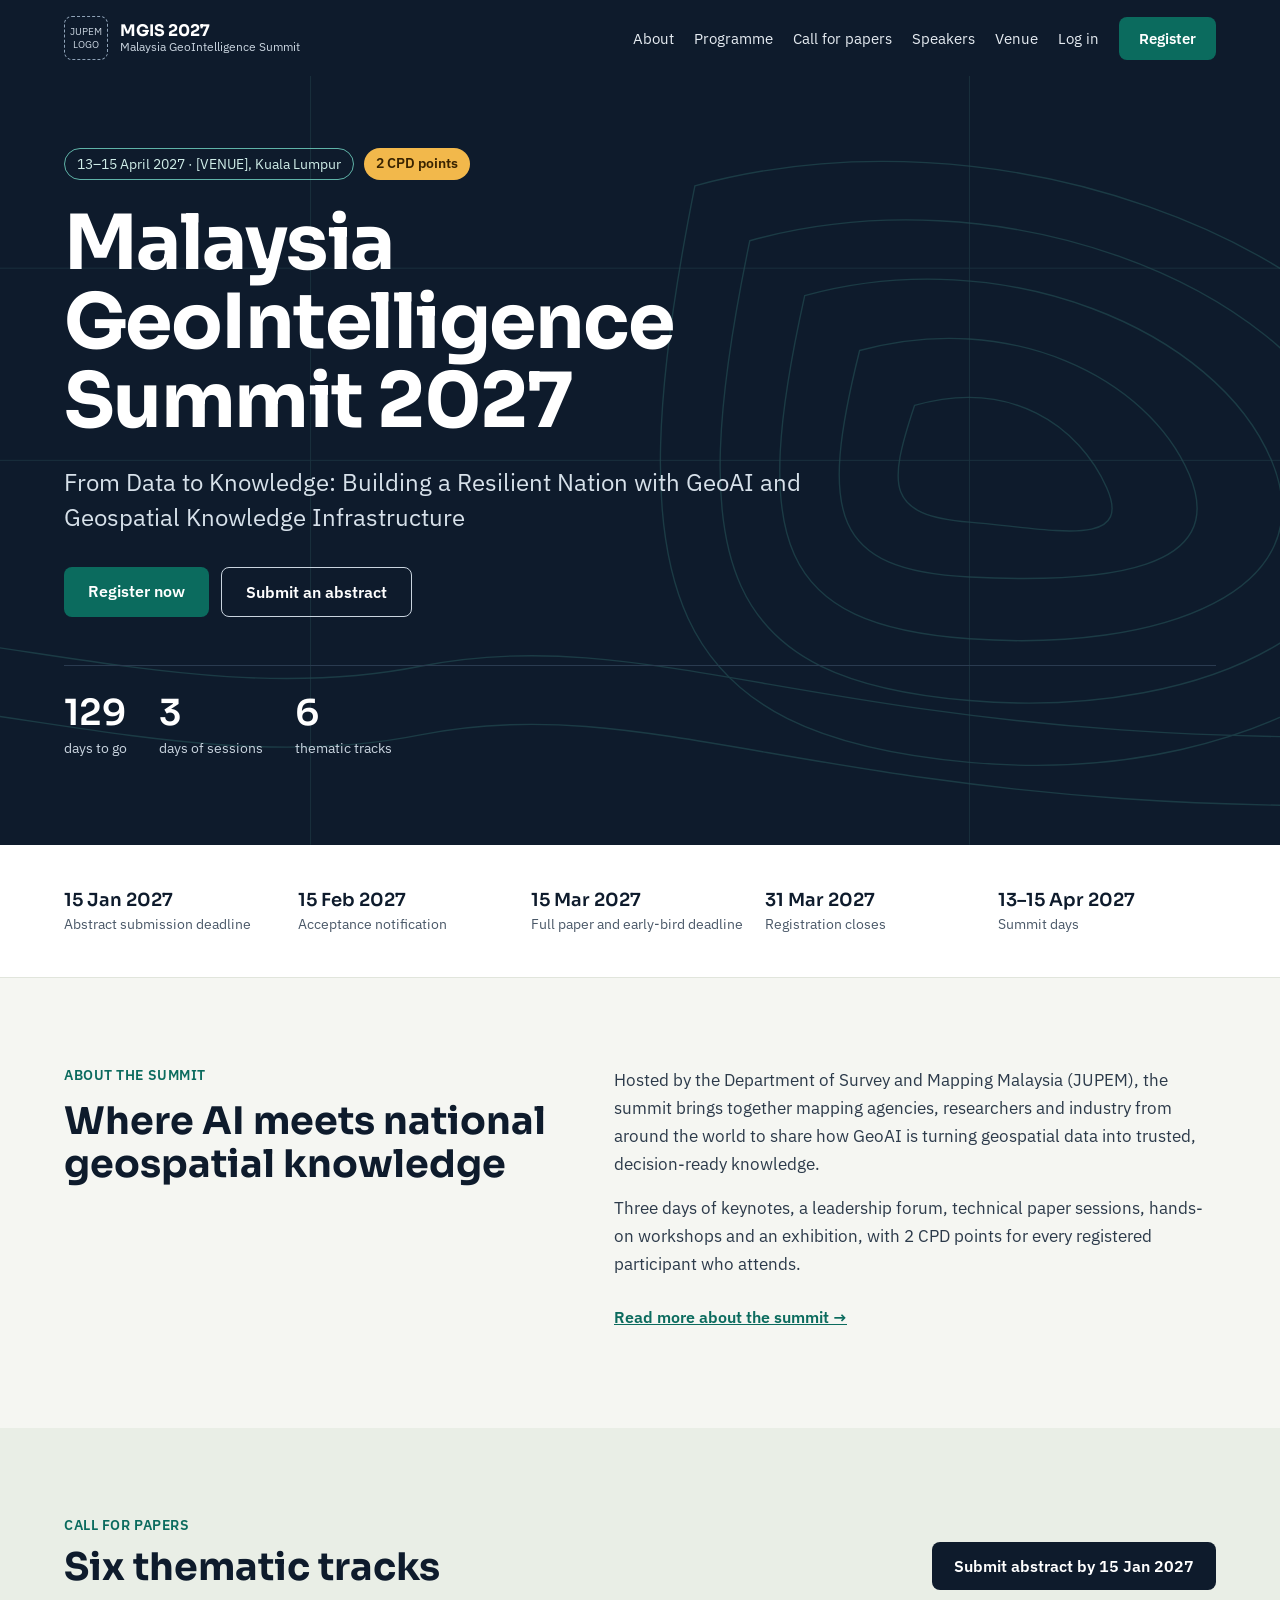
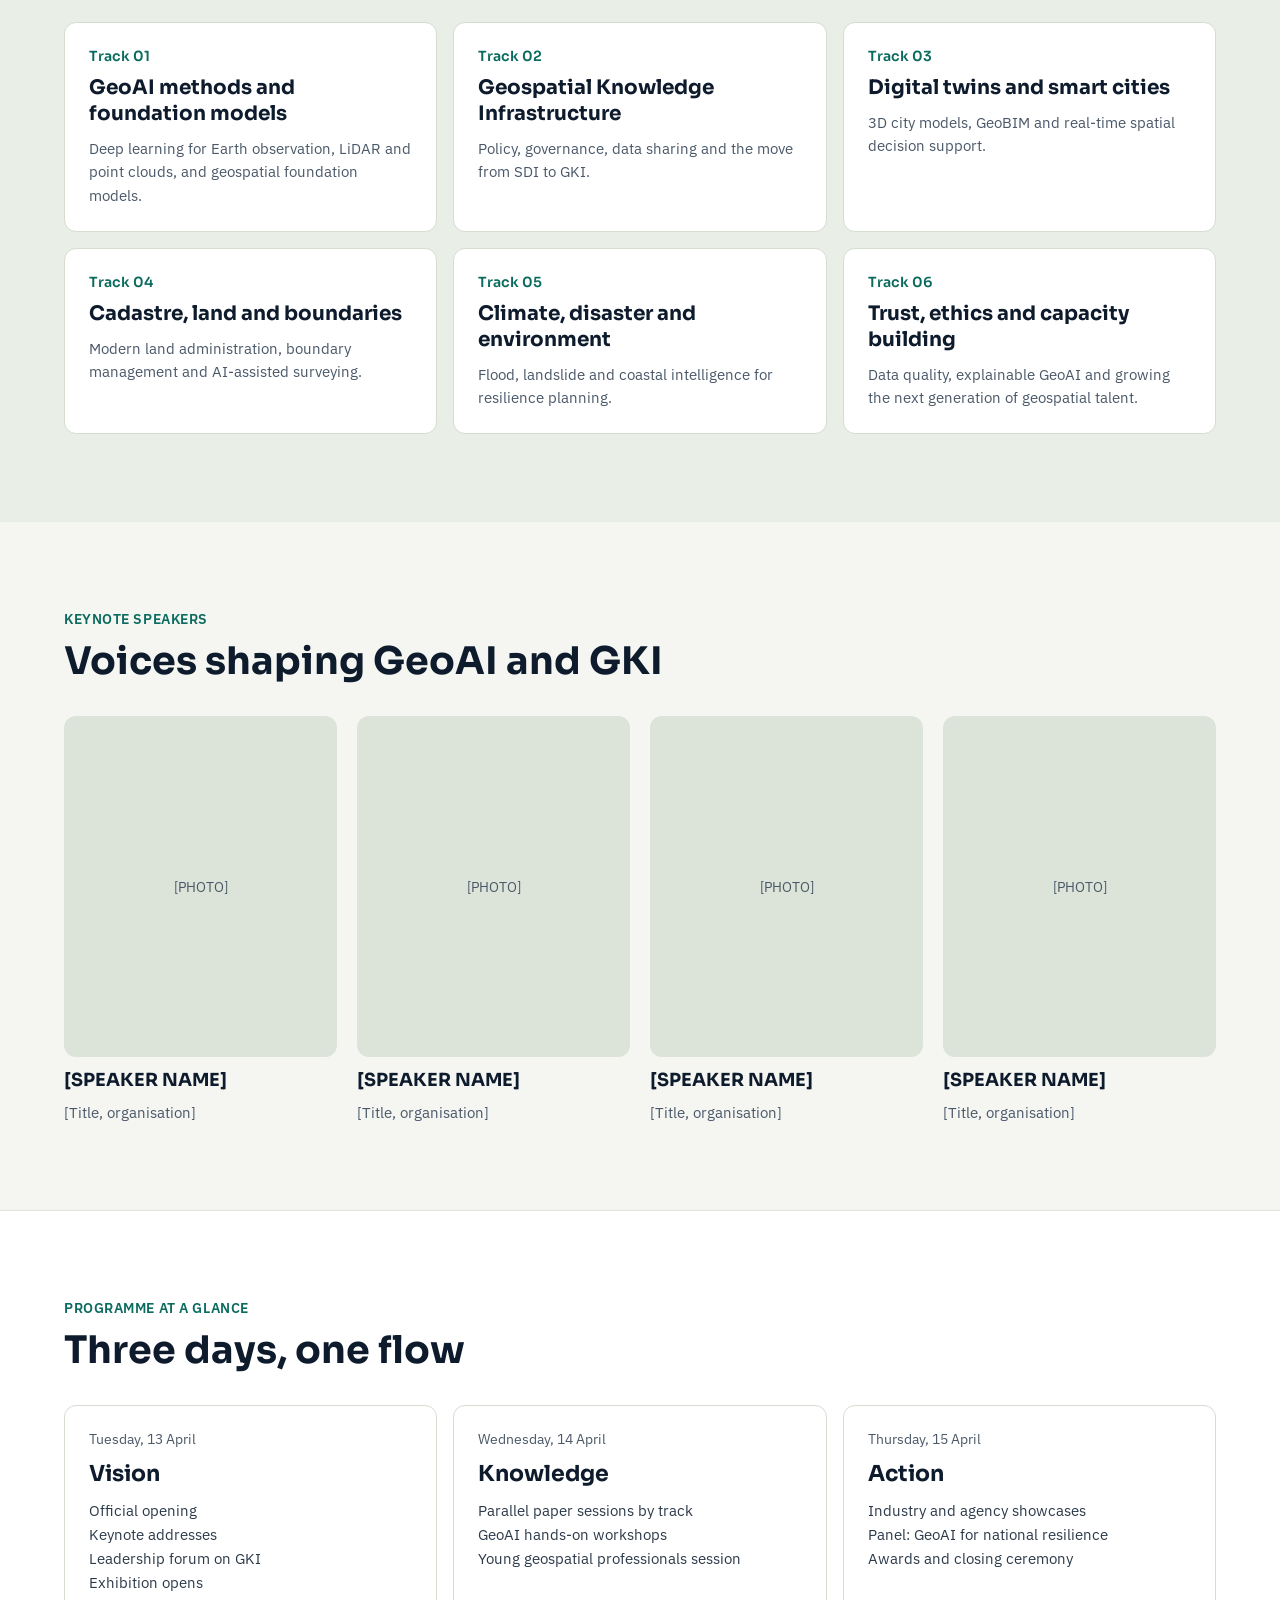
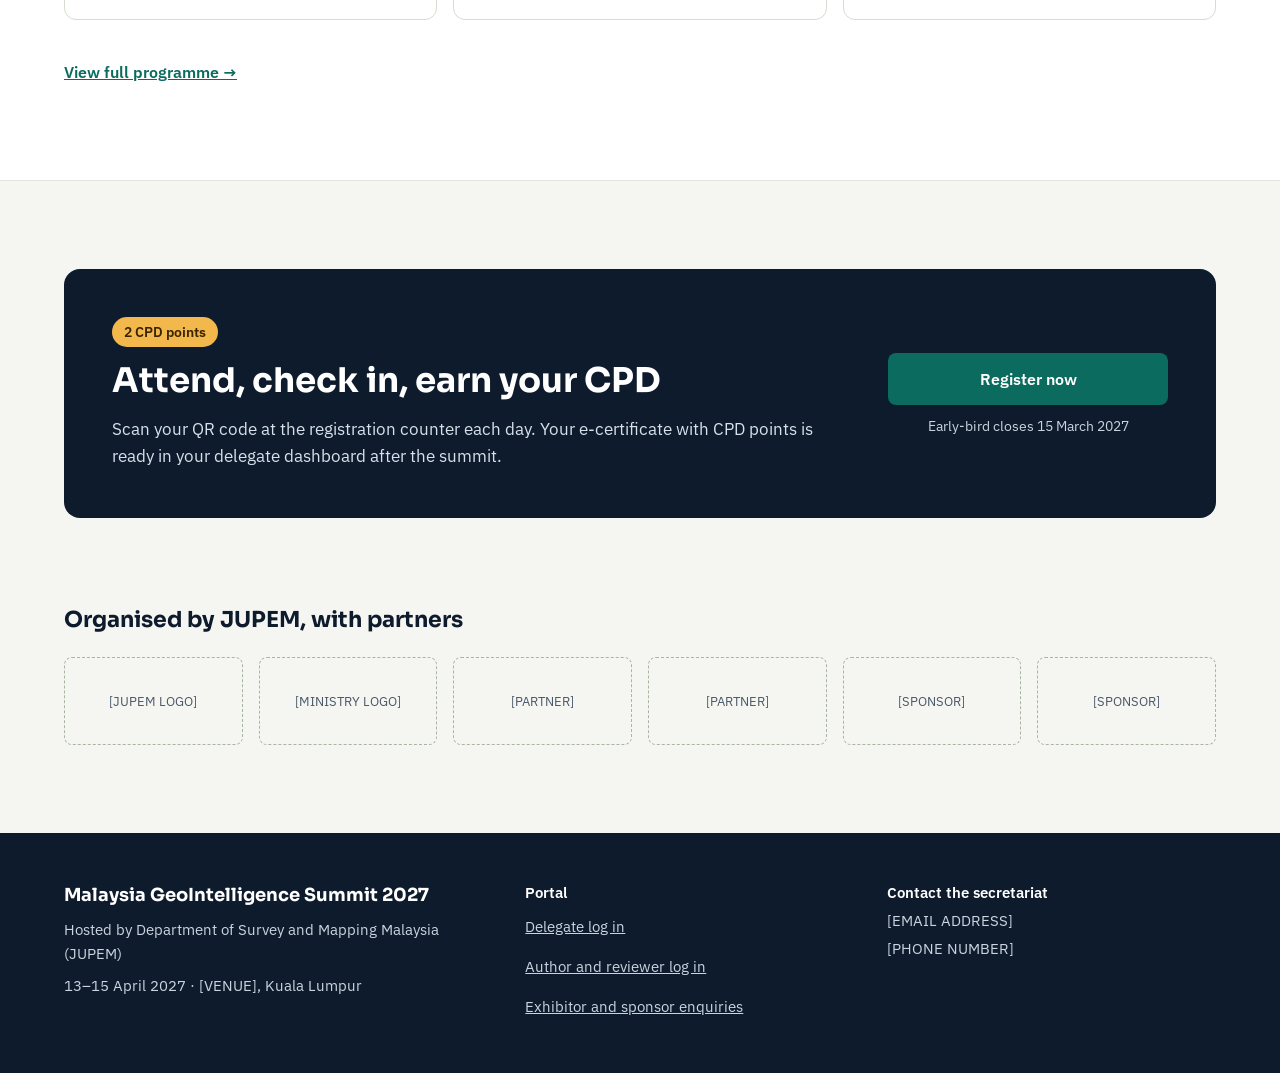
<file: index.html>
<!DOCTYPE html>
<html lang="en">
<head>
  <meta charset="UTF-8">
  <meta name="viewport" content="width=device-width, initial-scale=1.0">
  <title>Malaysia GeoIntelligence Summit 2027</title>
  <meta name="description" content="From Data to Knowledge: Building a Resilient Nation with GeoAI and Geospatial Knowledge Infrastructure. 13–15 April 2027, Kuala Lumpur.">
  <link rel="preconnect" href="https://fonts.googleapis.com">
  <link rel="preconnect" href="https://fonts.gstatic.com" crossorigin>
  <link href="https://fonts.googleapis.com/css2?family=Sora:wght@400;600;700&family=IBM+Plex+Sans:wght@400;500;600&display=swap" rel="stylesheet">
  <link rel="stylesheet" href="assets/css/style.css">
</head>
<body>

<header class="site-header">
  <nav aria-label="Main" class="container nav">
    <a href="index.html" class="brand">
      <span class="brand-logo">JUPEM LOGO</span>
      <span class="brand-text">
        <span class="brand-name">MGIS 2027</span>
        <span class="brand-sub">Malaysia GeoIntelligence Summit</span>
      </span>
    </a>
    <div class="nav-links">
      <a href="#about">About</a>
      <a href="#programme">Programme</a>
      <a href="call-for-papers.html">Call for papers</a>
      <a href="#speakers">Speakers</a>
      <a href="#venue">Venue</a>
      <a href="#login">Log in</a>
      <a href="registration.html" class="btn btn-primary btn-sm">Register</a>
    </div>
  </nav>

  <section aria-labelledby="hero-title" class="hero">
    <svg class="hero-map" aria-hidden="true" viewBox="0 0 1440 560" preserveAspectRatio="xMidYMid slice">
      <g fill="none" stroke="#3E8F86" stroke-width="1">
        <path d="M760 80 C 980 20, 1240 120, 1300 260 S 1180 520, 960 500 S 700 380, 760 80 Z"/>
        <path d="M800 120 C 980 70, 1190 150, 1240 270 S 1140 470, 960 455 S 750 360, 800 120 Z"/>
        <path d="M840 160 C 985 120, 1140 185, 1180 280 S 1100 420, 960 410 S 800 340, 840 160 Z"/>
        <path d="M880 200 C 990 170, 1090 220, 1120 290 S 1060 370, 960 365 S 850 320, 880 200 Z"/>
        <path d="M920 240 C 990 220, 1040 255, 1060 300 S 1020 330, 960 325 S 900 300, 920 240 Z"/>
        <path d="M-40 420 C 160 360, 360 470, 560 430 S 900 520, 1480 470"/>
        <path d="M-40 470 C 160 410, 360 520, 560 480 S 900 570, 1480 520"/>
      </g>
      <g stroke="#5FB3A8" stroke-width="0.6" opacity="0.6">
        <line x1="0" y1="140" x2="1440" y2="140"/>
        <line x1="0" y1="280" x2="1440" y2="280"/>
        <line x1="480" y1="0" x2="480" y2="560"/>
        <line x1="960" y1="0" x2="960" y2="560"/>
      </g>
    </svg>
    <div class="container stack hero-body">
      <div class="pills">
        <span class="pill pill-outline">13–15 April 2027 · [VENUE], Kuala Lumpur</span>
        <span class="pill pill-gold">2 CPD points</span>
      </div>
      <h1 id="hero-title" class="hero-title">Malaysia GeoIntelligence Summit 2027</h1>
      <p class="hero-lede">From Data to Knowledge: Building a Resilient Nation with GeoAI and Geospatial Knowledge Infrastructure</p>
      <div class="actions">
        <a href="registration.html" class="btn btn-primary">Register now</a>
        <a href="call-for-papers.html" class="btn btn-outline-light">Submit an abstract</a>
      </div>
      <div class="hero-stats">
        <div class="stat">
          <span class="stat-value" data-days-left>–</span>
          <span class="stat-label">days to go</span>
        </div>
        <div class="stat">
          <span class="stat-value">3</span>
          <span class="stat-label">days of sessions</span>
        </div>
        <div class="stat">
          <span class="stat-value">6</span>
          <span class="stat-label">thematic tracks</span>
        </div>
      </div>
    </div>
  </section>
</header>

<main>
  <section aria-label="Key dates" class="dates-strip">
    <ul class="container dates">
      <li class="date"><span class="date-when">15 Jan 2027</span><span class="date-what">Abstract submission deadline</span></li>
      <li class="date"><span class="date-when">15 Feb 2027</span><span class="date-what">Acceptance notification</span></li>
      <li class="date"><span class="date-when">15 Mar 2027</span><span class="date-what">Full paper and early-bird deadline</span></li>
      <li class="date"><span class="date-when">31 Mar 2027</span><span class="date-what">Registration closes</span></li>
      <li class="date"><span class="date-when">13–15 Apr 2027</span><span class="date-what">Summit days</span></li>
    </ul>
  </section>

  <section id="about" aria-labelledby="about-title" class="container section about">
    <div class="stack about-head">
      <span class="eyebrow">About the summit</span>
      <h2 id="about-title" class="section-title">Where AI meets national geospatial knowledge</h2>
    </div>
    <div class="stack about-body">
      <p>Hosted by the Department of Survey and Mapping Malaysia (JUPEM), the summit brings together mapping agencies, researchers and industry from around the world to share how GeoAI is turning geospatial data into trusted, decision-ready knowledge.</p>
      <p>Three days of keynotes, a leadership forum, technical paper sessions, hands-on workshops and an exhibition, with 2 CPD points for every registered participant who attends.</p>
      <a href="#about" class="link-arrow">Read more about the summit →</a>
    </div>
  </section>

  <section id="tracks" aria-labelledby="tracks-title" class="band-sage">
    <div class="container section stack gap-32">
      <div class="section-row">
        <div class="stack section-head">
          <span class="eyebrow">Call for papers</span>
          <h2 id="tracks-title" class="section-title">Six thematic tracks</h2>
        </div>
        <a href="call-for-papers.html" class="btn btn-dark">Submit abstract by 15 Jan 2027</a>
      </div>
      <div class="grid grid-300">
        <article class="card">
          <span class="card-kicker">Track 01</span>
          <h3 class="card-title">GeoAI methods and foundation models</h3>
          <p class="card-text">Deep learning for Earth observation, LiDAR and point clouds, and geospatial foundation models.</p>
        </article>
        <article class="card">
          <span class="card-kicker">Track 02</span>
          <h3 class="card-title">Geospatial Knowledge Infrastructure</h3>
          <p class="card-text">Policy, governance, data sharing and the move from SDI to GKI.</p>
        </article>
        <article class="card">
          <span class="card-kicker">Track 03</span>
          <h3 class="card-title">Digital twins and smart cities</h3>
          <p class="card-text">3D city models, GeoBIM and real-time spatial decision support.</p>
        </article>
        <article class="card">
          <span class="card-kicker">Track 04</span>
          <h3 class="card-title">Cadastre, land and boundaries</h3>
          <p class="card-text">Modern land administration, boundary management and AI-assisted surveying.</p>
        </article>
        <article class="card">
          <span class="card-kicker">Track 05</span>
          <h3 class="card-title">Climate, disaster and environment</h3>
          <p class="card-text">Flood, landslide and coastal intelligence for resilience planning.</p>
        </article>
        <article class="card">
          <span class="card-kicker">Track 06</span>
          <h3 class="card-title">Trust, ethics and capacity building</h3>
          <p class="card-text">Data quality, explainable GeoAI and growing the next generation of geospatial talent.</p>
        </article>
      </div>
    </div>
  </section>

  <section id="speakers" aria-labelledby="speakers-title" class="container section stack gap-32">
    <div class="stack section-head">
      <span class="eyebrow">Keynote speakers</span>
      <h2 id="speakers-title" class="section-title">Voices shaping GeoAI and GKI</h2>
    </div>
    <div class="grid grid-speakers">
      <article class="speaker">
        <div class="speaker-photo">[PHOTO]</div>
        <h3 class="speaker-name">[SPEAKER NAME]</h3>
        <p class="speaker-role">[Title, organisation]</p>
      </article>
      <article class="speaker">
        <div class="speaker-photo">[PHOTO]</div>
        <h3 class="speaker-name">[SPEAKER NAME]</h3>
        <p class="speaker-role">[Title, organisation]</p>
      </article>
      <article class="speaker">
        <div class="speaker-photo">[PHOTO]</div>
        <h3 class="speaker-name">[SPEAKER NAME]</h3>
        <p class="speaker-role">[Title, organisation]</p>
      </article>
      <article class="speaker">
        <div class="speaker-photo">[PHOTO]</div>
        <h3 class="speaker-name">[SPEAKER NAME]</h3>
        <p class="speaker-role">[Title, organisation]</p>
      </article>
    </div>
  </section>

  <section id="programme" aria-labelledby="prog-title" class="band-white band-bordered">
    <div class="container section stack gap-32">
      <div class="stack section-head">
        <span class="eyebrow">Programme at a glance</span>
        <h2 id="prog-title" class="section-title">Three days, one flow</h2>
      </div>
      <div class="grid grid-300">
        <article class="card card-plain">
          <span class="card-meta">Tuesday, 13 April</span>
          <h3 class="card-title-lg">Vision</h3>
          <ul class="day-items">
            <li>Official opening</li>
            <li>Keynote addresses</li>
            <li>Leadership forum on GKI</li>
            <li>Exhibition opens</li>
          </ul>
        </article>
        <article class="card card-plain">
          <span class="card-meta">Wednesday, 14 April</span>
          <h3 class="card-title-lg">Knowledge</h3>
          <ul class="day-items">
            <li>Parallel paper sessions by track</li>
            <li>GeoAI hands-on workshops</li>
            <li>Young geospatial professionals session</li>
          </ul>
        </article>
        <article class="card card-plain">
          <span class="card-meta">Thursday, 15 April</span>
          <h3 class="card-title-lg">Action</h3>
          <ul class="day-items">
            <li>Industry and agency showcases</li>
            <li>Panel: GeoAI for national resilience</li>
            <li>Awards and closing ceremony</li>
          </ul>
        </article>
      </div>
      <a href="#programme" class="link-arrow">View full programme →</a>
    </div>
  </section>

  <section id="register" aria-labelledby="cpd-title" class="container section">
    <div class="cta">
      <div class="stack cta-body">
        <span class="pill pill-gold">2 CPD points</span>
        <h2 id="cpd-title" class="cta-title">Attend, check in, earn your CPD</h2>
        <p class="cta-text">Scan your QR code at the registration counter each day. Your e-certificate with CPD points is ready in your delegate dashboard after the summit.</p>
      </div>
      <div class="stack cta-side">
        <a href="registration.html" class="btn btn-primary btn-lg">Register now</a>
        <span class="cta-note">Early-bird closes 15 March 2027</span>
      </div>
    </div>
  </section>

  <section id="venue" aria-labelledby="partners-title" class="container stack gap-24" style="padding-bottom: 88px">
    <h2 id="partners-title" style="font-size: 22px">Organised by JUPEM, with partners</h2>
    <div class="grid grid-logos">
      <div class="logo-slot">[JUPEM LOGO]</div>
      <div class="logo-slot">[MINISTRY LOGO]</div>
      <div class="logo-slot">[PARTNER]</div>
      <div class="logo-slot">[PARTNER]</div>
      <div class="logo-slot">[SPONSOR]</div>
      <div class="logo-slot">[SPONSOR]</div>
    </div>
  </section>
</main>

<footer id="login" class="site-footer">
  <div class="container footer-inner">
    <div class="stack footer-col-wide">
      <span class="footer-title">Malaysia GeoIntelligence Summit 2027</span>
      <span>Hosted by Department of Survey and Mapping Malaysia (JUPEM)</span>
      <span>13–15 April 2027 · [VENUE], Kuala Lumpur</span>
    </div>
    <div class="stack footer-col">
      <span class="footer-heading">Portal</span>
      <a href="#login">Delegate log in</a>
      <a href="#login">Author and reviewer log in</a>
      <a href="#login">Exhibitor and sponsor enquiries</a>
    </div>
    <div class="stack footer-col">
      <span class="footer-heading">Contact the secretariat</span>
      <span>[EMAIL ADDRESS]</span>
      <span>[PHONE NUMBER]</span>
    </div>
  </div>
</footer>

<script src="assets/js/main.js"></script>
</body>
</html>
</file>
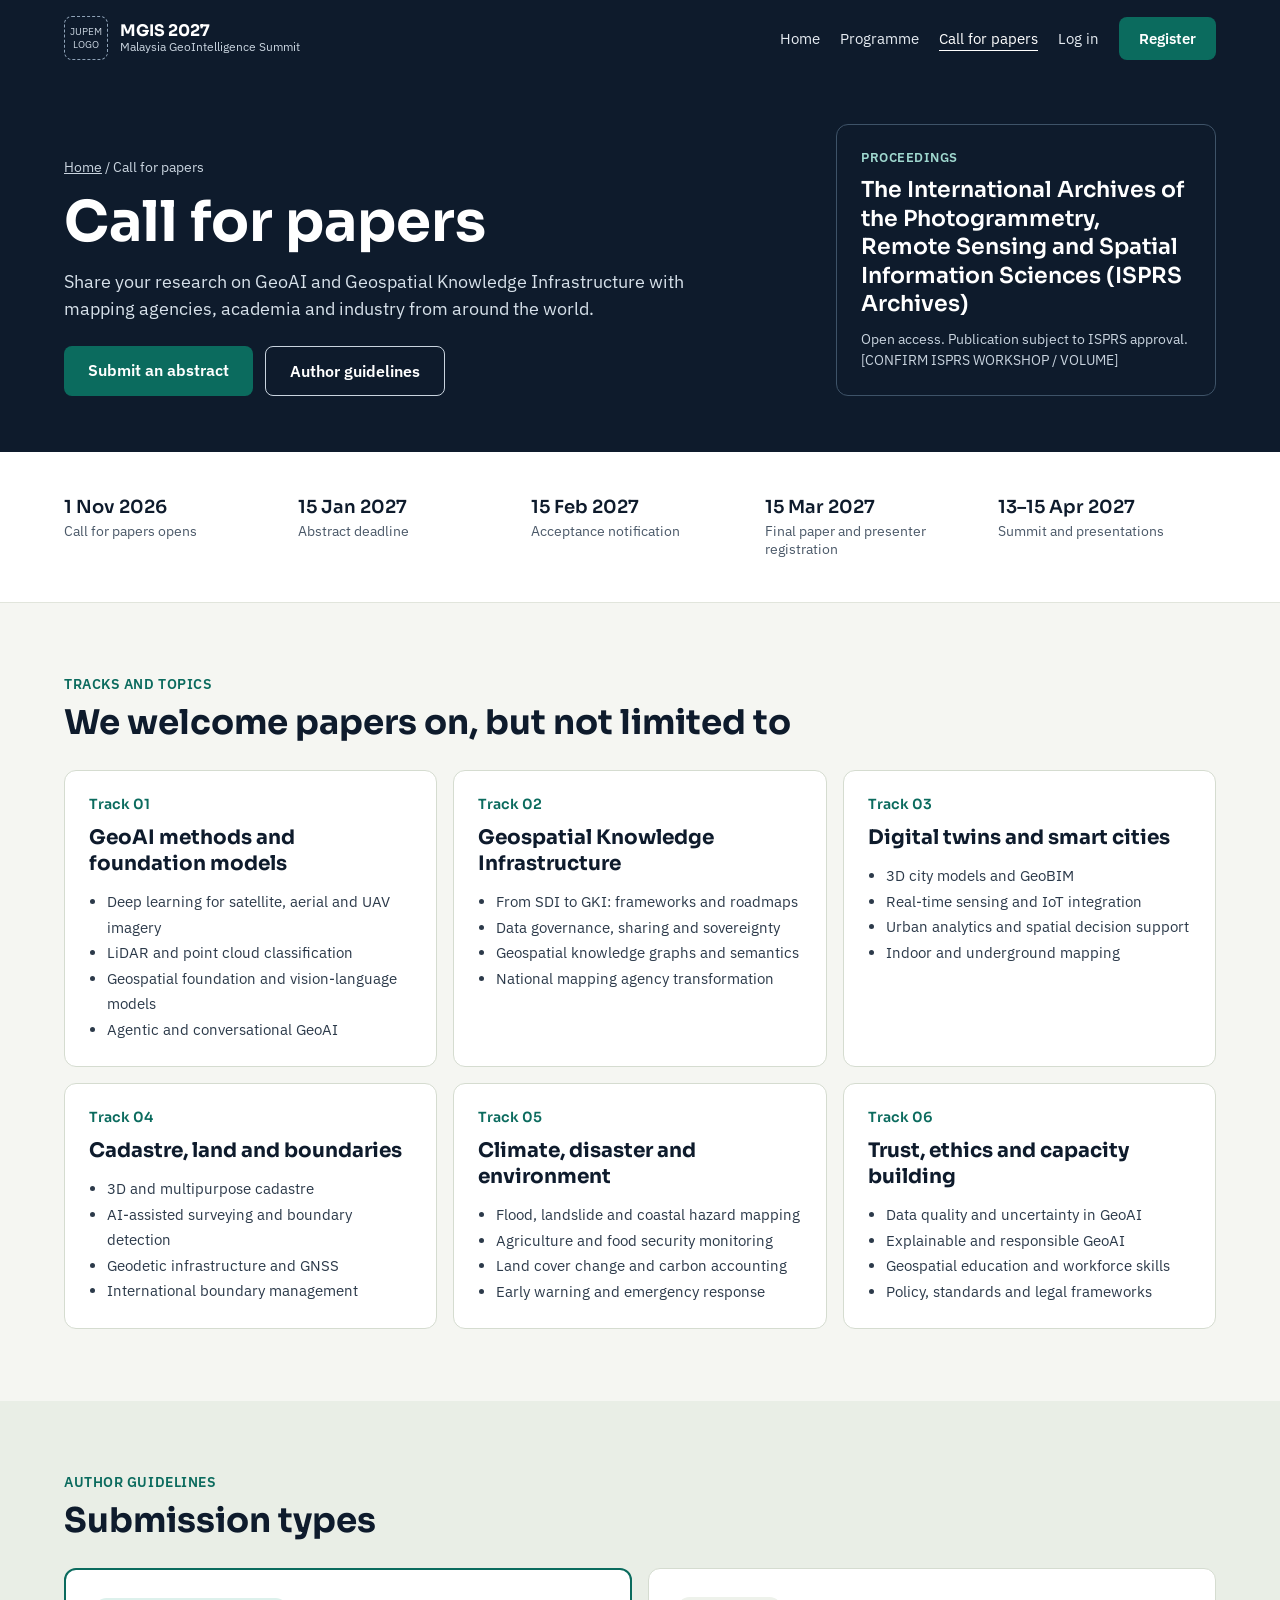
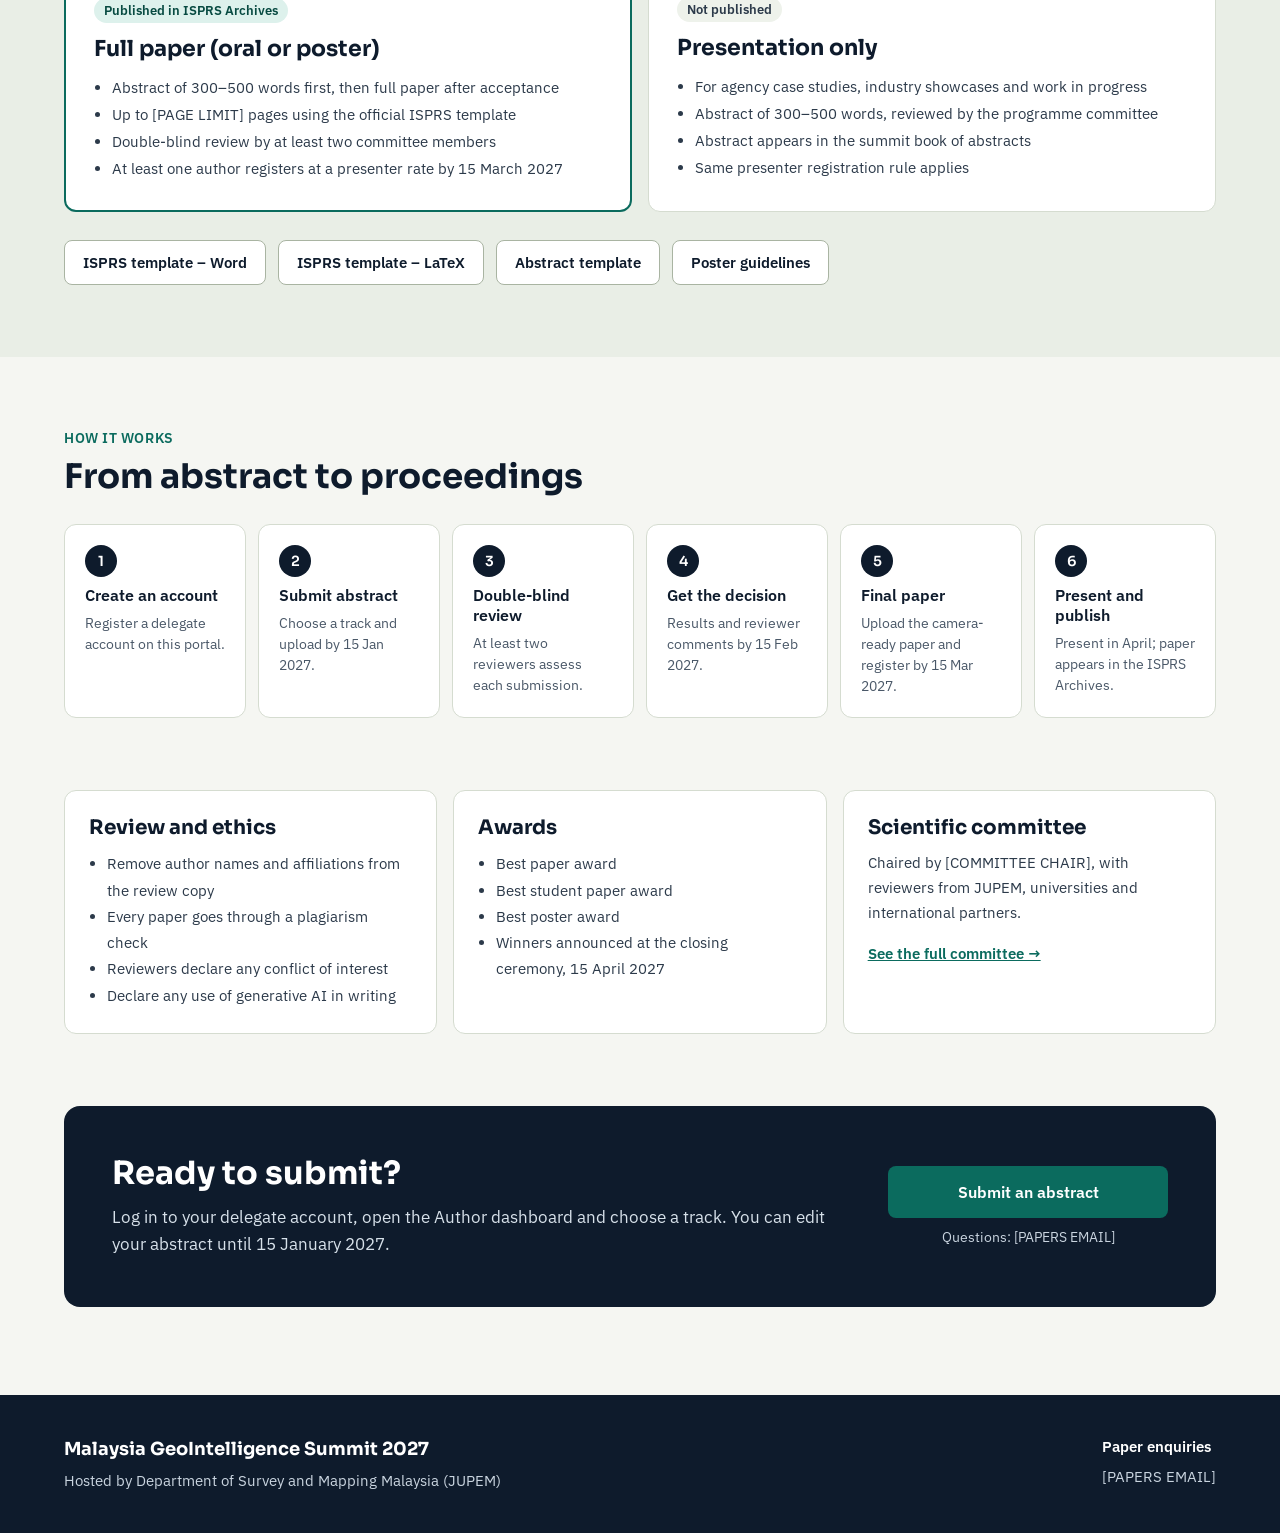
<file: call-for-papers.html>
<!DOCTYPE html>
<html lang="en">
<head>
  <meta charset="UTF-8">
  <meta name="viewport" content="width=device-width, initial-scale=1.0">
  <title>Call for papers – Malaysia GeoIntelligence Summit 2027</title>
  <link rel="preconnect" href="https://fonts.googleapis.com">
  <link rel="preconnect" href="https://fonts.gstatic.com" crossorigin>
  <link href="https://fonts.googleapis.com/css2?family=Sora:wght@400;600;700&family=IBM+Plex+Sans:wght@400;500;600&display=swap" rel="stylesheet">
  <link rel="stylesheet" href="assets/css/style.css">
</head>
<body>

<header class="site-header">
  <nav aria-label="Main" class="container nav">
    <a href="index.html" class="brand">
      <span class="brand-logo">JUPEM LOGO</span>
      <span class="brand-text">
        <span class="brand-name">MGIS 2027</span>
        <span class="brand-sub">Malaysia GeoIntelligence Summit</span>
      </span>
    </a>
    <div class="nav-links">
      <a href="index.html">Home</a>
      <a href="index.html#programme">Programme</a>
      <a href="call-for-papers.html" aria-current="page">Call for papers</a>
      <a href="#login">Log in</a>
      <a href="registration.html" class="btn btn-primary btn-sm">Register</a>
    </div>
  </nav>
  <div class="container page-hero">
    <div class="stack page-hero-main">
      <span class="breadcrumb"><a href="index.html">Home</a> / Call for papers</span>
      <h1 class="page-title">Call for papers</h1>
      <p class="page-lede" style="max-width: 680px">Share your research on GeoAI and Geospatial Knowledge Infrastructure with mapping agencies, academia and industry from around the world.</p>
      <div class="actions">
        <a href="#submit" class="btn btn-primary">Submit an abstract</a>
        <a href="#guidelines" class="btn btn-outline-light">Author guidelines</a>
      </div>
    </div>
    <aside aria-label="Proceedings" class="stack proceedings">
      <span class="proceedings-label">PROCEEDINGS</span>
      <span class="proceedings-title">The International Archives of the Photogrammetry, Remote Sensing and Spatial Information Sciences (ISPRS Archives)</span>
      <span class="proceedings-note">Open access. Publication subject to ISPRS approval. [CONFIRM ISPRS WORKSHOP / VOLUME]</span>
    </aside>
  </div>
</header>

<main>
  <section aria-label="Important dates" class="dates-strip">
    <ul class="container dates">
      <li class="date"><span class="date-when">1 Nov 2026</span><span class="date-what">Call for papers opens</span></li>
      <li class="date"><span class="date-when">15 Jan 2027</span><span class="date-what">Abstract deadline</span></li>
      <li class="date"><span class="date-when">15 Feb 2027</span><span class="date-what">Acceptance notification</span></li>
      <li class="date"><span class="date-when">15 Mar 2027</span><span class="date-what">Final paper and presenter registration</span></li>
      <li class="date"><span class="date-when">13–15 Apr 2027</span><span class="date-what">Summit and presentations</span></li>
    </ul>
  </section>

  <section aria-labelledby="tracks-title" class="container section-md stack gap-28">
    <div class="stack gap-10">
      <span class="eyebrow">Tracks and topics</span>
      <h2 id="tracks-title" class="section-title-sm">We welcome papers on, but not limited to</h2>
    </div>
    <div class="grid grid-340">
      <article class="card gap-12">
        <span class="card-kicker">Track 01</span>
        <h3 class="card-title">GeoAI methods and foundation models</h3>
        <ul class="list" style="line-height: 1.7">
          <li>Deep learning for satellite, aerial and UAV imagery</li>
          <li>LiDAR and point cloud classification</li>
          <li>Geospatial foundation and vision-language models</li>
          <li>Agentic and conversational GeoAI</li>
        </ul>
      </article>
      <article class="card gap-12">
        <span class="card-kicker">Track 02</span>
        <h3 class="card-title">Geospatial Knowledge Infrastructure</h3>
        <ul class="list" style="line-height: 1.7">
          <li>From SDI to GKI: frameworks and roadmaps</li>
          <li>Data governance, sharing and sovereignty</li>
          <li>Geospatial knowledge graphs and semantics</li>
          <li>National mapping agency transformation</li>
        </ul>
      </article>
      <article class="card gap-12">
        <span class="card-kicker">Track 03</span>
        <h3 class="card-title">Digital twins and smart cities</h3>
        <ul class="list" style="line-height: 1.7">
          <li>3D city models and GeoBIM</li>
          <li>Real-time sensing and IoT integration</li>
          <li>Urban analytics and spatial decision support</li>
          <li>Indoor and underground mapping</li>
        </ul>
      </article>
      <article class="card gap-12">
        <span class="card-kicker">Track 04</span>
        <h3 class="card-title">Cadastre, land and boundaries</h3>
        <ul class="list" style="line-height: 1.7">
          <li>3D and multipurpose cadastre</li>
          <li>AI-assisted surveying and boundary detection</li>
          <li>Geodetic infrastructure and GNSS</li>
          <li>International boundary management</li>
        </ul>
      </article>
      <article class="card gap-12">
        <span class="card-kicker">Track 05</span>
        <h3 class="card-title">Climate, disaster and environment</h3>
        <ul class="list" style="line-height: 1.7">
          <li>Flood, landslide and coastal hazard mapping</li>
          <li>Agriculture and food security monitoring</li>
          <li>Land cover change and carbon accounting</li>
          <li>Early warning and emergency response</li>
        </ul>
      </article>
      <article class="card gap-12">
        <span class="card-kicker">Track 06</span>
        <h3 class="card-title">Trust, ethics and capacity building</h3>
        <ul class="list" style="line-height: 1.7">
          <li>Data quality and uncertainty in GeoAI</li>
          <li>Explainable and responsible GeoAI</li>
          <li>Geospatial education and workforce skills</li>
          <li>Policy, standards and legal frameworks</li>
        </ul>
      </article>
    </div>
  </section>

  <section id="guidelines" aria-labelledby="types-title" class="band-sage">
    <div class="container section-md stack gap-28">
      <div class="stack gap-10">
        <span class="eyebrow">Author guidelines</span>
        <h2 id="types-title" class="section-title-sm">Submission types</h2>
      </div>
      <div class="grid grid-320">
        <article class="card card-lg card-featured">
          <span class="pill pill-accent">Published in ISPRS Archives</span>
          <h3 class="card-title-lg">Full paper (oral or poster)</h3>
          <ul class="list list-loose">
            <li>Abstract of 300–500 words first, then full paper after acceptance</li>
            <li>Up to [PAGE LIMIT] pages using the official ISPRS template</li>
            <li>Double-blind review by at least two committee members</li>
            <li>At least one author registers at a presenter rate by 15 March 2027</li>
          </ul>
        </article>
        <article class="card card-lg">
          <span class="pill pill-neutral">Not published</span>
          <h3 class="card-title-lg">Presentation only</h3>
          <ul class="list list-loose">
            <li>For agency case studies, industry showcases and work in progress</li>
            <li>Abstract of 300–500 words, reviewed by the programme committee</li>
            <li>Abstract appears in the summit book of abstracts</li>
            <li>Same presenter registration rule applies</li>
          </ul>
        </article>
      </div>
      <div class="actions" style="margin-top: 0">
        <a href="#guidelines" class="btn btn-ghost">ISPRS template – Word</a>
        <a href="#guidelines" class="btn btn-ghost">ISPRS template – LaTeX</a>
        <a href="#guidelines" class="btn btn-ghost">Abstract template</a>
        <a href="#guidelines" class="btn btn-ghost">Poster guidelines</a>
      </div>
    </div>
  </section>

  <section aria-labelledby="process-title" class="container section-md stack gap-28">
    <div class="stack gap-10">
      <span class="eyebrow">How it works</span>
      <h2 id="process-title" class="section-title-sm">From abstract to proceedings</h2>
    </div>
    <ol class="grid grid-steps steps">
      <li class="step"><span class="step-num">1</span><span class="step-title">Create an account</span><span class="step-text">Register a delegate account on this portal.</span></li>
      <li class="step"><span class="step-num">2</span><span class="step-title">Submit abstract</span><span class="step-text">Choose a track and upload by 15 Jan 2027.</span></li>
      <li class="step"><span class="step-num">3</span><span class="step-title">Double-blind review</span><span class="step-text">At least two reviewers assess each submission.</span></li>
      <li class="step"><span class="step-num">4</span><span class="step-title">Get the decision</span><span class="step-text">Results and reviewer comments by 15 Feb 2027.</span></li>
      <li class="step"><span class="step-num">5</span><span class="step-title">Final paper</span><span class="step-text">Upload the camera-ready paper and register by 15 Mar 2027.</span></li>
      <li class="step"><span class="step-num">6</span><span class="step-title">Present and publish</span><span class="step-text">Present in April; paper appears in the ISPRS Archives.</span></li>
    </ol>
  </section>

  <section aria-labelledby="ethics-title" class="container grid grid-300" style="padding-bottom: 72px">
    <div class="card">
      <h2 id="ethics-title" class="card-title">Review and ethics</h2>
      <ul class="list">
        <li>Remove author names and affiliations from the review copy</li>
        <li>Every paper goes through a plagiarism check</li>
        <li>Reviewers declare any conflict of interest</li>
        <li>Declare any use of generative AI in writing</li>
      </ul>
    </div>
    <div class="card">
      <h2 class="card-title">Awards</h2>
      <ul class="list">
        <li>Best paper award</li>
        <li>Best student paper award</li>
        <li>Best poster award</li>
        <li>Winners announced at the closing ceremony, 15 April 2027</li>
      </ul>
    </div>
    <div class="card">
      <h2 class="card-title">Scientific committee</h2>
      <p class="card-text" style="line-height: 1.65; color: var(--text-body)">Chaired by [COMMITTEE CHAIR], with reviewers from JUPEM, universities and international partners.</p>
      <a href="#committee" class="link-arrow" style="font-size: 15px; padding: 8px 0">See the full committee →</a>
    </div>
  </section>

  <section id="submit" aria-labelledby="submit-title" class="container" style="padding-bottom: 88px">
    <div class="cta">
      <div class="stack cta-body gap-12">
        <h2 id="submit-title" class="cta-title" style="font-size: 32px">Ready to submit?</h2>
        <p class="cta-text">Log in to your delegate account, open the Author dashboard and choose a track. You can edit your abstract until 15 January 2027.</p>
      </div>
      <div class="stack cta-side gap-10">
        <a href="#login" class="btn btn-primary btn-lg">Submit an abstract</a>
        <span class="cta-note">Questions: [PAPERS EMAIL]</span>
      </div>
    </div>
  </section>
</main>

<footer id="login" class="site-footer">
  <div id="committee" class="container footer-inner compact">
    <div class="stack footer-col-auto">
      <span class="footer-title">Malaysia GeoIntelligence Summit 2027</span>
      <span>Hosted by Department of Survey and Mapping Malaysia (JUPEM)</span>
    </div>
    <div class="stack footer-col-auto">
      <span class="footer-heading">Paper enquiries</span>
      <span>[PAPERS EMAIL]</span>
    </div>
  </div>
</footer>

</body>
</html>
</file>
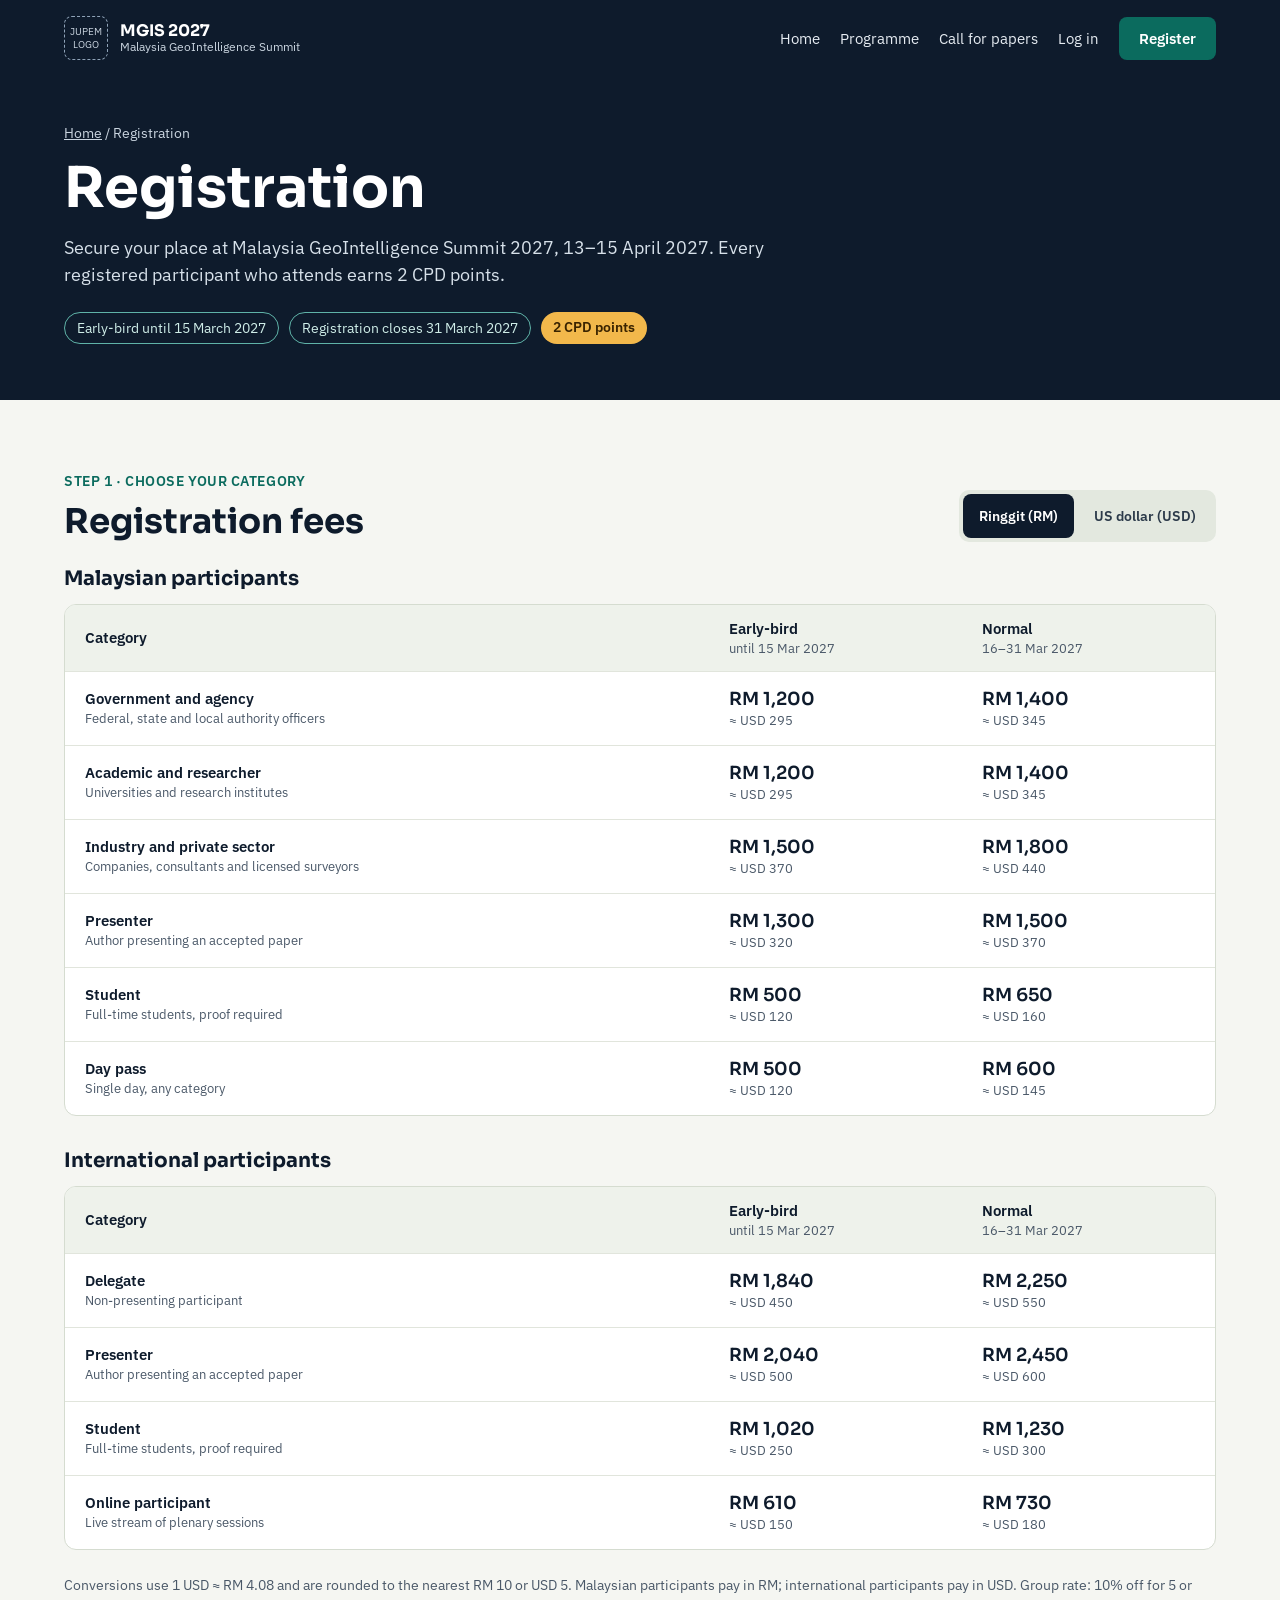
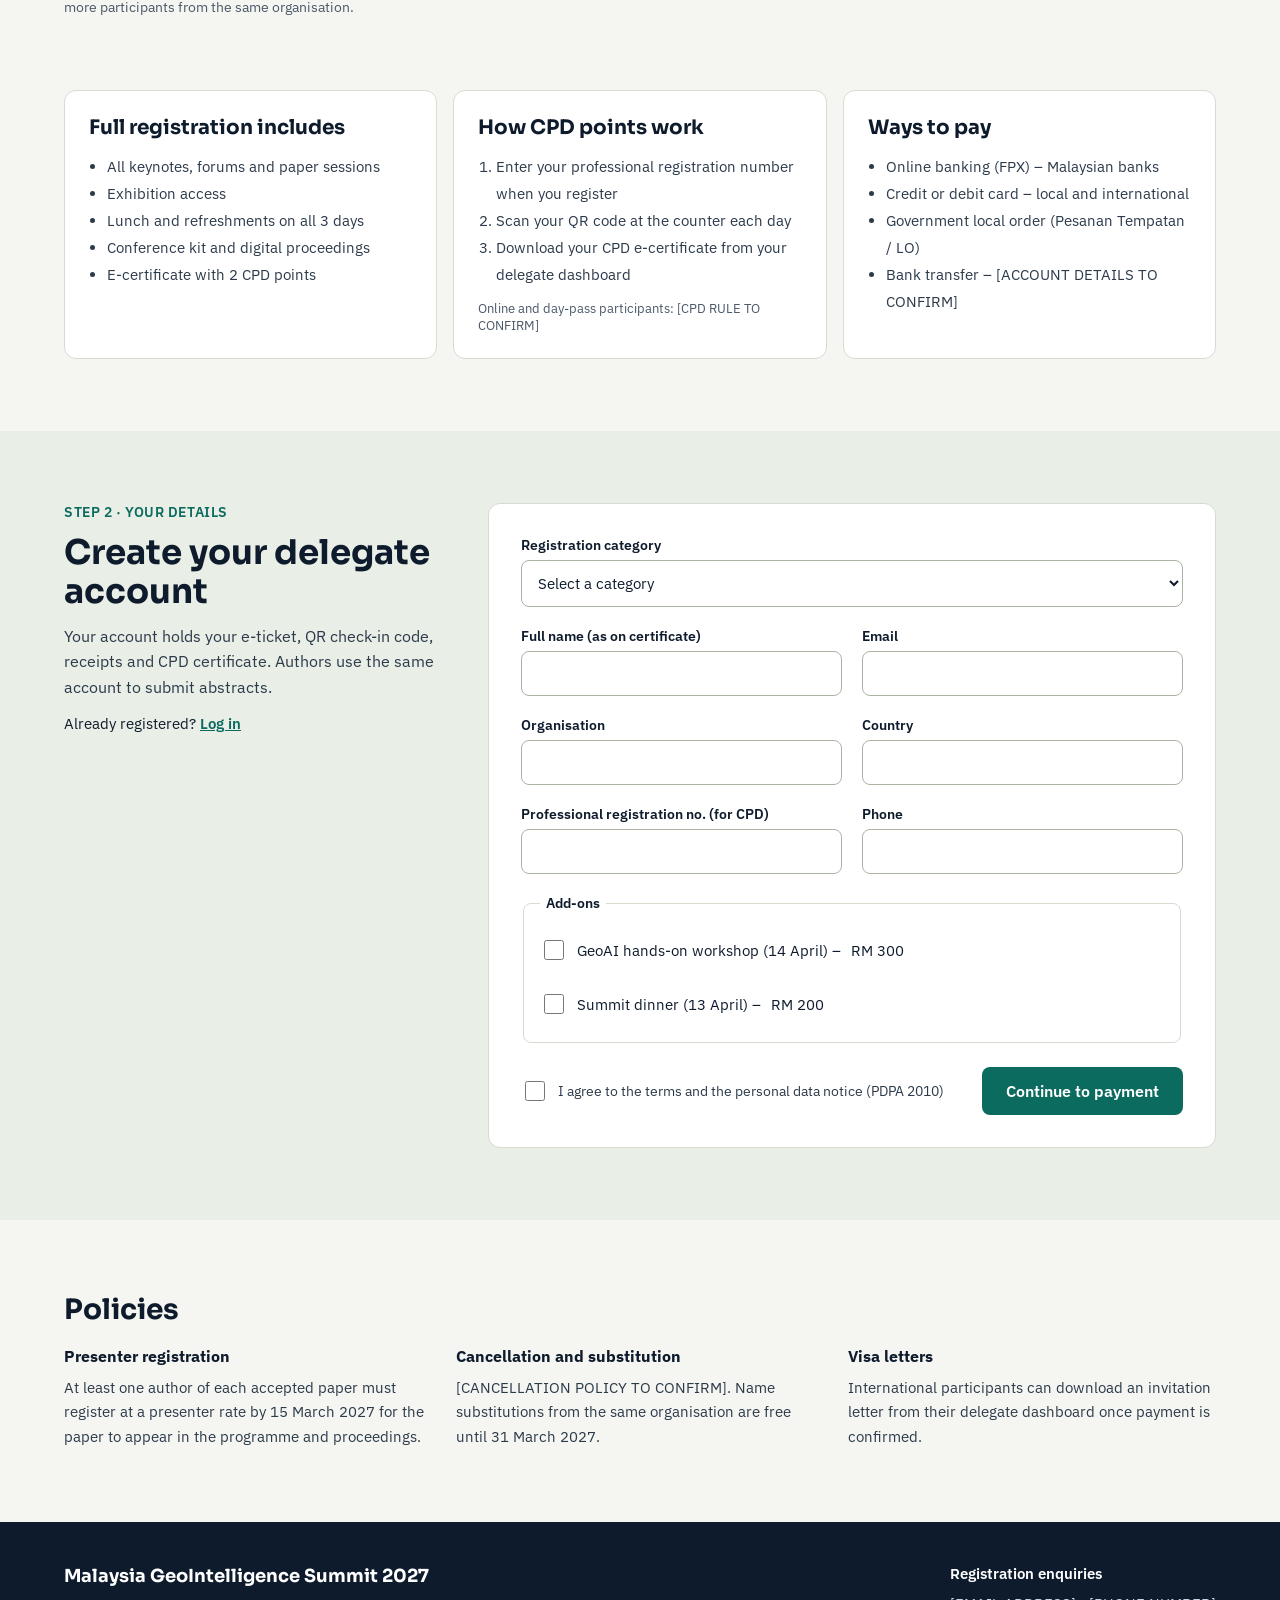
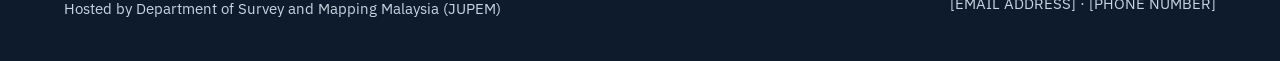
<file: registration.html>
<!DOCTYPE html>
<html lang="en">
<head>
  <meta charset="UTF-8">
  <meta name="viewport" content="width=device-width, initial-scale=1.0">
  <title>Registration – Malaysia GeoIntelligence Summit 2027</title>
  <link rel="preconnect" href="https://fonts.googleapis.com">
  <link rel="preconnect" href="https://fonts.gstatic.com" crossorigin>
  <link href="https://fonts.googleapis.com/css2?family=Sora:wght@400;600;700&family=IBM+Plex+Sans:wght@400;500;600&display=swap" rel="stylesheet">
  <link rel="stylesheet" href="assets/css/style.css">
</head>
<body>

<header class="site-header">
  <nav aria-label="Main" class="container nav">
    <a href="index.html" class="brand">
      <span class="brand-logo">JUPEM LOGO</span>
      <span class="brand-text">
        <span class="brand-name">MGIS 2027</span>
        <span class="brand-sub">Malaysia GeoIntelligence Summit</span>
      </span>
    </a>
    <div class="nav-links">
      <a href="index.html">Home</a>
      <a href="index.html#programme">Programme</a>
      <a href="call-for-papers.html">Call for papers</a>
      <a href="#login">Log in</a>
      <a href="#form" class="btn btn-primary btn-sm">Register</a>
    </div>
  </nav>
  <div class="container stack gap-16" style="padding-top: 48px; padding-bottom: 56px">
    <span class="breadcrumb"><a href="index.html">Home</a> / Registration</span>
    <h1 class="page-title">Registration</h1>
    <p class="page-lede">Secure your place at Malaysia GeoIntelligence Summit 2027, 13–15 April 2027. Every registered participant who attends earns 2 CPD points.</p>
    <div class="pills" style="margin-top: 8px">
      <span class="pill pill-outline">Early-bird until 15 March 2027</span>
      <span class="pill pill-outline">Registration closes 31 March 2027</span>
      <span class="pill pill-gold">2 CPD points</span>
    </div>
  </div>
</header>

<main>
  <section aria-labelledby="fees-title" class="container stack gap-24" style="padding-top: 72px; padding-bottom: 48px">
    <div class="section-row">
      <div class="stack section-head">
        <span class="eyebrow">Step 1 · Choose your category</span>
        <h2 id="fees-title" class="section-title-sm">Registration fees</h2>
      </div>
      <div role="group" aria-label="Show prices in" class="segmented">
        <button type="button" data-currency="RM" aria-pressed="true">Ringgit (RM)</button>
        <button type="button" data-currency="USD" aria-pressed="false">US dollar (USD)</button>
      </div>
    </div>

    <div class="stack gap-32">
      <div class="stack gap-12">
        <h3 class="card-title">Malaysian participants</h3>
        <div class="table-wrap">
          <table class="fees">
            <thead>
              <tr>
                <th scope="col">Category</th>
                <th scope="col" class="col-price">Early-bird<span class="sub">until 15 Mar 2027</span></th>
                <th scope="col" class="col-price">Normal<span class="sub">16–31 Mar 2027</span></th>
              </tr>
            </thead>
            <tbody data-fees="local"></tbody>
          </table>
        </div>
      </div>
      <div class="stack gap-12">
        <h3 class="card-title">International participants</h3>
        <div class="table-wrap">
          <table class="fees">
            <thead>
              <tr>
                <th scope="col">Category</th>
                <th scope="col" class="col-price">Early-bird<span class="sub">until 15 Mar 2027</span></th>
                <th scope="col" class="col-price">Normal<span class="sub">16–31 Mar 2027</span></th>
              </tr>
            </thead>
            <tbody data-fees="intl"></tbody>
          </table>
        </div>
      </div>
    </div>
    <p class="fine-print">Conversions use 1 USD ≈ RM 4.08 and are rounded to the nearest RM 10 or USD 5. Malaysian participants pay in RM; international participants pay in USD. Group rate: 10% off for 5 or more participants from the same organisation.</p>
  </section>

  <section aria-labelledby="inc-title" class="container grid grid-300" style="padding-top: 24px; padding-bottom: 72px">
    <div class="card gap-12">
      <h2 id="inc-title" class="card-title">Full registration includes</h2>
      <ul class="list list-loose">
        <li>All keynotes, forums and paper sessions</li>
        <li>Exhibition access</li>
        <li>Lunch and refreshments on all 3 days</li>
        <li>Conference kit and digital proceedings</li>
        <li>E-certificate with 2 CPD points</li>
      </ul>
    </div>
    <div class="card gap-12">
      <h2 class="card-title">How CPD points work</h2>
      <ol class="list list-loose">
        <li>Enter your professional registration number when you register</li>
        <li>Scan your QR code at the counter each day</li>
        <li>Download your CPD e-certificate from your delegate dashboard</li>
      </ol>
      <p class="sub-note">Online and day-pass participants: [CPD RULE TO CONFIRM]</p>
    </div>
    <div class="card gap-12">
      <h2 class="card-title">Ways to pay</h2>
      <ul class="list list-loose">
        <li>Online banking (FPX) – Malaysian banks</li>
        <li>Credit or debit card – local and international</li>
        <li>Government local order (Pesanan Tempatan / LO)</li>
        <li>Bank transfer – [ACCOUNT DETAILS TO CONFIRM]</li>
      </ul>
    </div>
  </section>

  <section id="form" aria-labelledby="form-title" class="band-sage">
    <div class="container section-md form-layout">
      <div class="stack form-intro">
        <span class="eyebrow">Step 2 · Your details</span>
        <h2 id="form-title" class="section-title-sm">Create your delegate account</h2>
        <p>Your account holds your e-ticket, QR check-in code, receipts and CPD certificate. Authors use the same account to submit abstracts.</p>
        <p style="font-size: 15px; color: var(--text)">Already registered? <a href="#login" style="font-weight: 600">Log in</a></p>
      </div>
      <form aria-labelledby="form-title" class="form" data-registration>
        <div class="field field-full">
          <label for="cat">Registration category</label>
          <select id="cat" name="category" required>
            <option value="">Select a category</option>
            <option>Malaysian – government and agency</option>
            <option>Malaysian – academic and researcher</option>
            <option>Malaysian – industry and private sector</option>
            <option>Malaysian – presenter</option>
            <option>Malaysian – student</option>
            <option>International – delegate</option>
            <option>International – presenter</option>
            <option>International – student</option>
            <option>Online participant</option>
          </select>
        </div>
        <div class="field">
          <label for="fname">Full name (as on certificate)</label>
          <input id="fname" name="name" type="text" autocomplete="name" required>
        </div>
        <div class="field">
          <label for="email">Email</label>
          <input id="email" name="email" type="email" autocomplete="email" required>
        </div>
        <div class="field">
          <label for="org">Organisation</label>
          <input id="org" name="organisation" type="text" autocomplete="organization">
        </div>
        <div class="field">
          <label for="country">Country</label>
          <input id="country" name="country" type="text" autocomplete="country-name">
        </div>
        <div class="field">
          <label for="cpdno">Professional registration no. (for CPD)</label>
          <input id="cpdno" name="cpd_number" type="text">
        </div>
        <div class="field">
          <label for="phone">Phone</label>
          <input id="phone" name="phone" type="tel" autocomplete="tel">
        </div>
        <fieldset class="addons">
          <legend>Add-ons</legend>
          <label class="check"><input type="checkbox" name="addon_workshop">GeoAI hands-on workshop (14 April) – <span data-addon-fee="workshop">RM 300</span></label>
          <label class="check"><input type="checkbox" name="addon_dinner">Summit dinner (13 April) – <span data-addon-fee="dinner">RM 200</span></label>
        </fieldset>
        <div class="form-footer">
          <label class="check check-sm"><input type="checkbox" name="consent" required>I agree to the terms and the personal data notice (PDPA 2010)</label>
          <button type="submit" class="btn btn-primary">Continue to payment</button>
        </div>
      </form>
    </div>
  </section>

  <section aria-labelledby="faq-title" class="container section-md stack gap-16">
    <h2 id="faq-title" style="font-size: 28px">Policies</h2>
    <div class="grid policies" style="grid-template-columns: repeat(auto-fit, minmax(280px, 1fr))">
      <div class="stack gap-6">
        <h3>Presenter registration</h3>
        <p>At least one author of each accepted paper must register at a presenter rate by 15 March 2027 for the paper to appear in the programme and proceedings.</p>
      </div>
      <div class="stack gap-6">
        <h3>Cancellation and substitution</h3>
        <p>[CANCELLATION POLICY TO CONFIRM]. Name substitutions from the same organisation are free until 31 March 2027.</p>
      </div>
      <div class="stack gap-6">
        <h3>Visa letters</h3>
        <p>International participants can download an invitation letter from their delegate dashboard once payment is confirmed.</p>
      </div>
    </div>
  </section>
</main>

<footer id="login" class="site-footer">
  <div class="container footer-inner compact">
    <div class="stack footer-col-auto">
      <span class="footer-title">Malaysia GeoIntelligence Summit 2027</span>
      <span>Hosted by Department of Survey and Mapping Malaysia (JUPEM)</span>
    </div>
    <div class="stack footer-col-auto">
      <span class="footer-heading">Registration enquiries</span>
      <span>[EMAIL ADDRESS] · [PHONE NUMBER]</span>
    </div>
  </div>
</footer>

<script src="assets/js/main.js"></script>
</body>
</html>
</file>
<file: assets/css/style.css>
/* Malaysia GeoIntelligence Summit 2027 — shared styles */

:root {
  --navy: #0E1B2C;
  --navy-line: #2A3B50;
  --navy-border: #3E5368;
  --accent: #0B6B5E;
  --accent-dark: #074A41;
  --accent-tint: #DDF1EC;
  --teal-line: #5FB3A8;
  --teal-text: #CFEDE8;
  --teal-label: #9FD8CF;
  --gold: #F2B84B;
  --gold-text: #3A2400;

  --bg: #F5F6F2;
  --bg-sage: #E9EEE6;
  --bg-sage-soft: #EEF2EB;
  --bg-toggle: #E3E8DF;
  --bg-photo: #DCE3D8;
  --surface: #FFFFFF;

  --border: #D5DCD0;
  --border-soft: #E1E5DC;
  --border-strong: #A9B4A2;

  --text: #0E1B2C;
  --text-body: #2C3A4A;
  --text-muted: #4A5868;
  --on-dark: #D7E1EA;
  --on-dark-muted: #C9D4DF;
  --on-dark-link: #E6ECF2;
  --placeholder-line: #8FA3B8;

  --font-display: 'Sora', sans-serif;
  --font-body: 'IBM Plex Sans', system-ui, sans-serif;
  --container: 1200px;
}

*, *::before, *::after { box-sizing: border-box; }

body {
  margin: 0;
  font-family: var(--font-body);
  color: var(--text);
  background: var(--bg);
  min-height: 100vh;
}

a { color: var(--accent); }
a:hover { color: var(--accent-dark); }

h1, h2, h3 { margin: 0; font-family: var(--font-display); }
p, ul, ol { margin: 0; }

.container {
  max-width: var(--container);
  margin: 0 auto;
  padding-left: 24px;
  padding-right: 24px;
}

.stack { display: flex; flex-direction: column; }

/* ---------- Header & nav ---------- */

.site-header { background: var(--navy); color: #FFFFFF; }

.nav {
  padding-top: 16px;
  padding-bottom: 16px;
  display: flex;
  flex-wrap: wrap;
  align-items: center;
  justify-content: space-between;
  gap: 16px;
}

.brand {
  display: flex;
  align-items: center;
  gap: 12px;
  color: #FFFFFF;
  text-decoration: none;
}
.brand:hover { color: #FFFFFF; }

.brand-logo {
  width: 44px;
  height: 44px;
  border: 1px dashed var(--placeholder-line);
  border-radius: 8px;
  display: flex;
  align-items: center;
  justify-content: center;
  font-size: 10px;
  color: var(--on-dark-muted);
  text-align: center;
}

.brand-text { display: flex; flex-direction: column; line-height: 1.2; }
.brand-name { font-family: var(--font-display); font-weight: 700; font-size: 16px; }
.brand-sub { font-size: 12px; color: var(--on-dark-muted); }

.nav-links {
  display: flex;
  flex-wrap: wrap;
  align-items: center;
  gap: 4px 20px;
  font-size: 15px;
}

.nav-links a:not(.btn) {
  color: var(--on-dark-link);
  text-decoration: none;
  padding: 10px 0;
}
.nav-links a:not(.btn):hover { color: #FFFFFF; }
.nav-links a[aria-current="page"] {
  color: #FFFFFF;
  text-decoration: underline;
  text-underline-offset: 6px;
}

/* ---------- Buttons ---------- */

.btn {
  display: inline-block;
  padding: 14px 24px;
  border-radius: 8px;
  font-weight: 600;
  font-size: 16px;
  font-family: inherit;
  text-decoration: none;
  text-align: center;
  border: 0;
  cursor: pointer;
}
.btn-sm { padding: 12px 20px; font-size: 15px; }
.btn-lg { padding: 16px 24px; }

.btn-primary { background: var(--accent); color: #FFFFFF; }
.btn-primary:hover { background: var(--accent-dark); color: #FFFFFF; }

.btn-outline-light { border: 1px solid var(--on-dark-muted); color: #FFFFFF; }
.btn-outline-light:hover { background: rgba(255, 255, 255, 0.08); color: #FFFFFF; }

.btn-dark { background: var(--navy); color: #FFFFFF; padding: 14px 22px; }
.btn-dark:hover { background: #1B2E45; color: #FFFFFF; }

.btn-ghost {
  background: var(--surface);
  border: 1px solid var(--border-strong);
  color: var(--text);
  padding: 12px 18px;
  font-size: 15px;
}
.btn-ghost:hover { border-color: var(--text); color: var(--text); }

.link-arrow { font-weight: 600; font-size: 16px; padding: 10px 0; align-self: flex-start; }

/* ---------- Pills ---------- */

.pills { display: flex; flex-wrap: wrap; gap: 10px; }

.pill {
  display: inline-block;
  padding: 6px 12px;
  border-radius: 999px;
  font-size: 14px;
}
.pill-outline { border: 1px solid var(--teal-line); color: var(--teal-text); }
.pill-gold { background: var(--gold); color: var(--gold-text); font-weight: 600; }
.pill-accent { background: var(--accent-tint); color: var(--accent-dark); font-weight: 600; font-size: 13px; padding: 4px 10px; }
.pill-neutral { background: var(--bg-sage-soft); color: var(--text-body); font-weight: 600; font-size: 13px; padding: 4px 10px; }

/* ---------- Hero ---------- */

.hero { position: relative; overflow: hidden; }

.hero-map {
  position: absolute;
  inset: 0;
  width: 100%;
  height: 100%;
  opacity: 0.28;
}

.hero-body {
  position: relative;
  padding-top: 72px;
  padding-bottom: 88px;
  gap: 24px;
}

.hero-title {
  font-weight: 700;
  font-size: clamp(40px, 6vw, 76px);
  line-height: 1.04;
  letter-spacing: -0.02em;
  max-width: 900px;
}

.hero-lede {
  font-size: clamp(18px, 2vw, 24px);
  line-height: 1.45;
  color: var(--on-dark);
  max-width: 760px;
}

.actions { display: flex; flex-wrap: wrap; gap: 12px; margin-top: 8px; }

.hero-stats {
  display: flex;
  flex-wrap: wrap;
  gap: 32px;
  margin-top: 24px;
  padding-top: 24px;
  border-top: 1px solid var(--navy-line);
}
.stat { display: flex; flex-direction: column; gap: 4px; }
.stat-value { font-family: var(--font-display); font-size: 36px; font-weight: 600; }
.stat-label { font-size: 14px; color: var(--on-dark-muted); }

/* Inner-page header */
.page-hero {
  padding-top: 48px;
  padding-bottom: 56px;
  display: flex;
  flex-wrap: wrap;
  gap: 40px;
  align-items: flex-end;
  justify-content: space-between;
}
.page-hero-main { flex: 1 1 560px; gap: 16px; }

.breadcrumb { font-size: 14px; color: var(--on-dark-muted); }
.breadcrumb a { color: var(--on-dark-muted); }
.breadcrumb a:hover { color: #FFFFFF; }

.page-title { font-weight: 700; font-size: clamp(36px, 5vw, 56px); line-height: 1.08; }
.page-lede { font-size: 18px; line-height: 1.5; color: var(--on-dark); max-width: 720px; }

.proceedings {
  flex: 0 1 380px;
  border: 1px solid var(--navy-border);
  border-radius: 12px;
  padding: 24px;
  gap: 10px;
}
.proceedings-label { font-size: 13px; font-weight: 600; letter-spacing: 0.04em; color: var(--teal-label); }
.proceedings-title { font-family: var(--font-display); font-size: 22px; font-weight: 600; line-height: 1.3; }
.proceedings-note { font-size: 14px; line-height: 1.5; color: var(--on-dark-muted); }

/* ---------- Sections ---------- */

.section { padding-top: 88px; padding-bottom: 88px; }
.section-md { padding-top: 72px; padding-bottom: 72px; }
.band-white { background: var(--surface); }
.band-sage { background: var(--bg-sage); }
.band-bordered { border-top: 1px solid var(--border-soft); border-bottom: 1px solid var(--border-soft); }

.section-head { gap: 12px; }
.eyebrow { font-size: 14px; font-weight: 600; color: var(--accent); letter-spacing: 0.04em; text-transform: uppercase; }
.section-title { font-size: 38px; line-height: 1.15; }
.section-title-sm { font-size: 34px; line-height: 1.15; }

.section-row {
  display: flex;
  flex-wrap: wrap;
  align-items: flex-end;
  justify-content: space-between;
  gap: 16px;
}

/* Key dates strip */
.dates-strip { background: var(--surface); border-bottom: 1px solid var(--border-soft); }
.dates {
  list-style: none;
  padding-top: 32px;
  padding-bottom: 32px;
  display: flex;
  flex-wrap: wrap;
  gap: 16px;
}
.date { flex: 1 1 180px; display: flex; flex-direction: column; gap: 4px; padding: 12px 0; }
.date-when { font-family: var(--font-display); font-weight: 600; font-size: 18px; }
.date-what { font-size: 14px; color: var(--text-muted); }

/* About */
.about { display: flex; flex-wrap: wrap; gap: 48px; }
.about-head { flex: 1 1 380px; gap: 16px; }
.about-body { flex: 1 1 480px; gap: 16px; font-size: 17px; line-height: 1.65; color: var(--text-body); }

/* Grids */
.grid { display: grid; gap: 16px; }
.grid-300 { grid-template-columns: repeat(auto-fit, minmax(300px, 1fr)); }
.grid-320 { grid-template-columns: repeat(auto-fit, minmax(320px, 1fr)); }
.grid-340 { grid-template-columns: repeat(auto-fit, minmax(340px, 1fr)); }
.grid-speakers { grid-template-columns: repeat(auto-fit, minmax(240px, 1fr)); gap: 20px; }
.grid-logos { grid-template-columns: repeat(auto-fit, minmax(160px, 1fr)); }
.grid-steps { grid-template-columns: repeat(auto-fit, minmax(170px, 1fr)); gap: 12px; }

/* Cards */
.card {
  background: var(--surface);
  border: 1px solid var(--border);
  border-radius: 12px;
  padding: 24px;
  display: flex;
  flex-direction: column;
  gap: 10px;
}
.card-plain { background: transparent; gap: 12px; }
.card-lg { padding: 28px; gap: 12px; }
.card-featured { border: 2px solid var(--accent); }

.card-kicker { font-family: var(--font-display); font-weight: 600; font-size: 14px; color: var(--accent); }
.card-title { font-size: 20px; line-height: 1.3; }
.card-title-lg { font-size: 22px; }
.card-text { font-size: 15px; line-height: 1.55; color: var(--text-muted); }
.card-meta { font-size: 14px; color: var(--text-muted); }
.card .pill { align-self: flex-start; }

.list { padding-left: 18px; font-size: 15px; line-height: 1.75; color: var(--text-body); }
.list-loose { line-height: 1.8; }

/* Speakers */
.speaker { display: flex; flex-direction: column; gap: 12px; }
.speaker-photo {
  aspect-ratio: 4 / 5;
  background: var(--bg-photo);
  border-radius: 12px;
  display: flex;
  align-items: center;
  justify-content: center;
  font-size: 14px;
  color: var(--text-muted);
}
.speaker-name { font-size: 18px; }
.speaker-role { font-size: 15px; color: var(--text-muted); }

/* Programme */
.day-items { font-size: 15px; line-height: 1.6; color: var(--text-body); list-style: none; padding: 0; }

/* Steps */
.steps { list-style: none; padding: 0; }
.step {
  background: var(--surface);
  border: 1px solid var(--border);
  border-radius: 12px;
  padding: 20px;
  display: flex;
  flex-direction: column;
  gap: 8px;
}
.step-num {
  width: 32px;
  height: 32px;
  border-radius: 999px;
  background: var(--navy);
  color: #FFFFFF;
  display: flex;
  align-items: center;
  justify-content: center;
  font-family: var(--font-display);
  font-weight: 600;
  font-size: 14px;
}
.step-title { font-weight: 600; font-size: 16px; }
.step-text { font-size: 14px; line-height: 1.5; color: var(--text-muted); }

/* Call-to-action panel */
.cta {
  background: var(--navy);
  color: #FFFFFF;
  border-radius: 16px;
  padding: 48px;
  display: flex;
  flex-wrap: wrap;
  align-items: center;
  justify-content: space-between;
  gap: 32px;
}
.cta-body { flex: 1 1 460px; gap: 14px; }
.cta-body .pill { align-self: flex-start; }
.cta-title { font-size: 34px; line-height: 1.2; }
.cta-text { font-size: 17px; line-height: 1.6; color: var(--on-dark); }
.cta-side { flex: 0 1 280px; gap: 12px; }
.cta-note { font-size: 14px; color: var(--on-dark-muted); text-align: center; }

/* Logo placeholders */
.logo-slot {
  height: 88px;
  border: 1px dashed var(--border-strong);
  border-radius: 8px;
  display: flex;
  align-items: center;
  justify-content: center;
  font-size: 13px;
  color: var(--text-muted);
}

/* ---------- Registration ---------- */

.segmented {
  display: flex;
  gap: 4px;
  background: var(--bg-toggle);
  padding: 4px;
  border-radius: 10px;
}
.segmented button {
  border: 0;
  padding: 10px 16px;
  min-height: 44px;
  border-radius: 8px;
  font-family: inherit;
  font-size: 14px;
  font-weight: 600;
  cursor: pointer;
  background: transparent;
  color: var(--text-body);
}
.segmented button[aria-pressed="true"] { background: var(--navy); color: #FFFFFF; }

.table-wrap {
  overflow-x: auto;
  background: var(--surface);
  border: 1px solid var(--border);
  border-radius: 12px;
}
.fees { width: 100%; min-width: 640px; border-collapse: collapse; font-size: 15px; }
.fees thead tr { background: var(--bg-sage-soft); text-align: left; }
.fees th, .fees td { padding: 16px 20px; }
.fees thead th { padding: 14px 20px; font-weight: 600; }
.fees thead th.col-price { width: 22%; }
.fees tbody tr { border-top: 1px solid var(--border-soft); }
.fees tbody th { text-align: left; font-weight: 400; }
.fees .sub { display: block; font-weight: 400; font-size: 13px; color: var(--text-muted); margin-top: 2px; }
.fees .cat { display: block; font-weight: 600; }
.fees .price { display: block; font-family: var(--font-display); font-weight: 600; font-size: 18px; }

.sub-note { font-size: 13px; color: var(--text-muted); }

.fine-print { font-size: 14px; line-height: 1.6; color: var(--text-muted); }

.form-layout { display: flex; flex-wrap: wrap; gap: 40px; }
.form-intro { flex: 1 1 300px; gap: 12px; }
.form-intro p { font-size: 16px; line-height: 1.6; color: var(--text-body); }

.form {
  flex: 2 1 560px;
  background: var(--surface);
  border: 1px solid var(--border);
  border-radius: 12px;
  padding: 32px;
  display: grid;
  grid-template-columns: repeat(auto-fit, minmax(240px, 1fr));
  gap: 20px;
}
.field { display: flex; flex-direction: column; gap: 6px; }
.field-full { grid-column: 1 / -1; }
.field label { font-size: 14px; font-weight: 600; }
.field input, .field select {
  padding: 12px;
  font-size: 15px;
  border: 1px solid var(--border-strong);
  border-radius: 8px;
  background: var(--surface);
  color: var(--text);
  font-family: inherit;
}
.field input:focus, .field select:focus { outline: 2px solid var(--accent); outline-offset: 1px; }

.addons {
  grid-column: 1 / -1;
  border: 1px solid var(--border);
  border-radius: 8px;
  padding: 16px;
  display: flex;
  flex-direction: column;
  gap: 10px;
}
.addons legend { font-size: 14px; font-weight: 600; padding: 0 6px; }

.check { display: flex; align-items: center; gap: 10px; font-size: 15px; min-height: 44px; }
.check input { width: 20px; height: 20px; accent-color: var(--accent); }
.check-sm { font-size: 14px; color: var(--text-body); }

.form-footer {
  grid-column: 1 / -1;
  display: flex;
  flex-wrap: wrap;
  align-items: center;
  justify-content: space-between;
  gap: 16px;
  padding-top: 4px;
}

.policies { gap: 24px; font-size: 15px; line-height: 1.65; color: var(--text-body); }
.policies h3 { font-family: var(--font-body); font-size: 16px; color: var(--text); }

/* ---------- Footer ---------- */

.site-footer { background: var(--navy); color: var(--on-dark-muted); }
.footer-inner {
  padding-top: 48px;
  padding-bottom: 48px;
  display: flex;
  flex-wrap: wrap;
  justify-content: space-between;
  gap: 32px;
  font-size: 15px;
  line-height: 1.6;
}
.footer-inner.compact { padding-top: 40px; padding-bottom: 40px; gap: 24px; }
.footer-col { flex: 1 1 220px; gap: 4px; }
.footer-col-wide { flex: 1 1 320px; gap: 8px; }
.footer-col-auto { flex: 0 1 auto; gap: 6px; }
.footer-title { font-family: var(--font-display); font-weight: 700; font-size: 18px; color: #FFFFFF; }
.footer-heading { color: #FFFFFF; font-weight: 600; }
.site-footer a { color: var(--on-dark-muted); padding: 6px 0; }
.site-footer a:hover { color: #FFFFFF; }

/* ---------- Gap utilities (after components so they win) ---------- */
.gap-6 { gap: 6px; }
.gap-10 { gap: 10px; }
.gap-12 { gap: 12px; }
.gap-16 { gap: 16px; }
.gap-24 { gap: 24px; }
.gap-28 { gap: 28px; }
.gap-32 { gap: 32px; }

/* ---------- Small screens ---------- */

@media (max-width: 640px) {
  .section { padding-top: 64px; padding-bottom: 64px; }
  .section-md { padding-top: 56px; padding-bottom: 56px; }
  .section-title { font-size: 30px; }
  .section-title-sm { font-size: 28px; }
  .cta { padding: 32px 24px; }
  .cta-title { font-size: 28px; }
  .form { padding: 24px; }
  .grid-340 { grid-template-columns: 1fr; }
}
</file>
